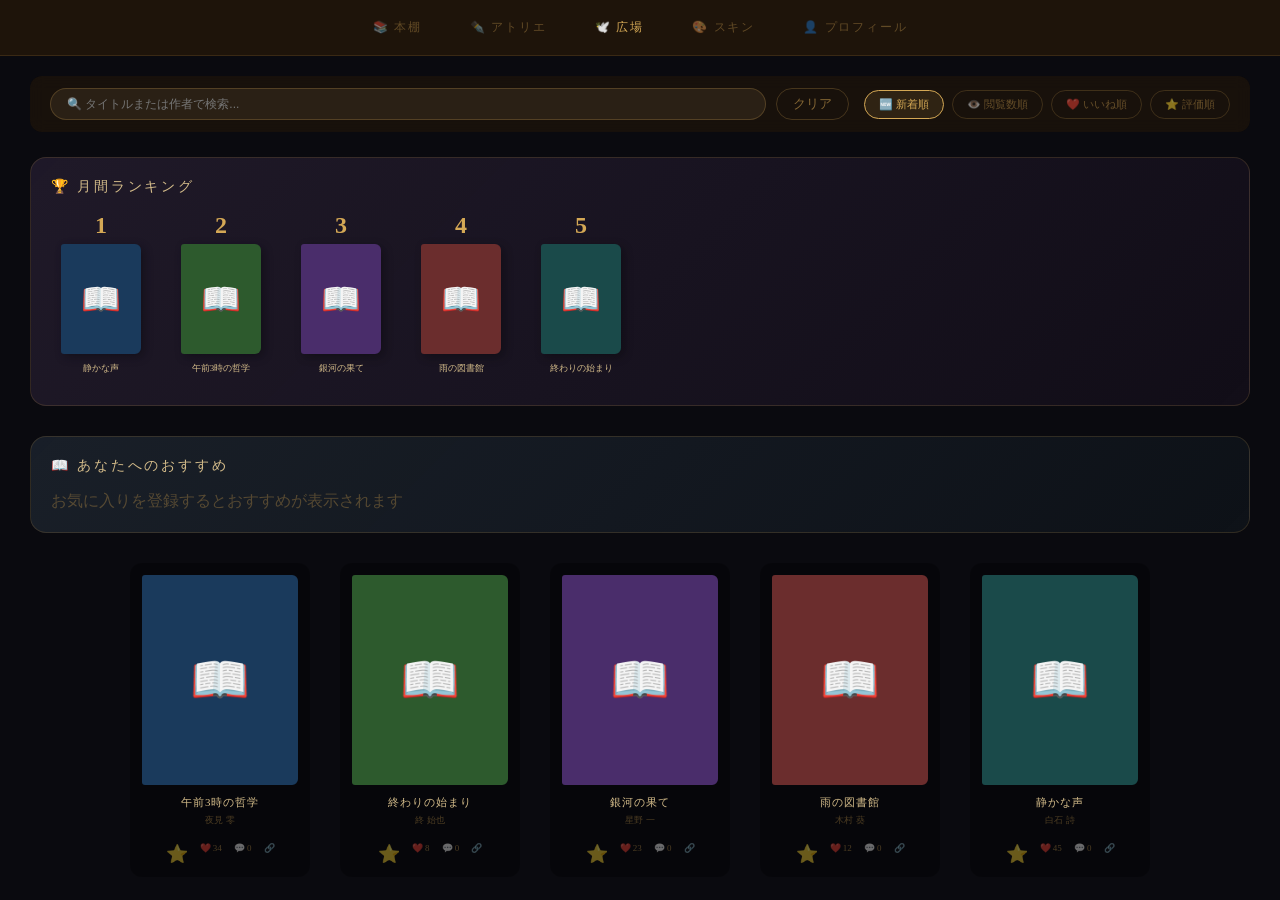
<file: plaza.html>
<!DOCTYPE html>
<html lang="ja">
<head>
  <meta charset="UTF-8">
  <meta name="viewport" content="width=device-width, initial-scale=1.0">
  <title>世界を知る — 広場</title>
  <style>
    * { box-sizing: border-box; margin: 0; padding: 0; }
    body { font-family: 'Noto Serif JP', 'Georgia', serif; background: #0a0a0f; color: #d4bc8a; min-height: 100vh; }
    
    .top-nav {
      position: fixed;
      top: 0;
      left: 0;
      right: 0;
      height: 56px;
      background: #1e140a;
      border-bottom: 1px solid rgba(180,140,70,0.18);
      display: flex;
      align-items: center;
      justify-content: center;
      gap: 48px;
      z-index: 100;
    }
    .nav-link {
      color: rgba(180,140,70,0.45);
      text-decoration: none;
      font-size: 12px;
      letter-spacing: 0.15em;
      transition: color 0.2s;
    }
    .nav-link:hover, .nav-link.active { color: #d4a855; }
    
    .plaza-bg {
      position: fixed;
      top: 56px;
      left: 0;
      right: 0;
      bottom: 0;
      transition: background 0.3s;
    }
    
    .plaza-container {
      position: relative;
      width: 100%;
      height: 100%;
      overflow-y: auto;
      padding: 20px 30px;
    }
    
    /* 星空 */
    .stars {
      position: fixed;
      top: 56px;
      left: 0;
      width: 100%;
      height: 100%;
      pointer-events: none;
      overflow: hidden;
      z-index: 0;
    }
    .star {
      position: absolute;
      background: white;
      border-radius: 50%;
      opacity: 0;
      animation: twinkle 3s infinite;
    }
    @keyframes twinkle { 0%,100% { opacity: 0; } 50% { opacity: 0.8; } }
    
    /* 上部コントロール */
    .control-bar {
      display: flex;
      flex-wrap: wrap;
      justify-content: space-between;
      align-items: center;
      gap: 15px;
      margin-bottom: 25px;
      padding: 12px 20px;
      background: rgba(30,21,10,0.7);
      border-radius: 12px;
      backdrop-filter: blur(8px);
      position: relative;
      z-index: 2;
    }
    .search-box { display: flex; gap: 10px; flex: 1; min-width: 200px; }
    .search-box input {
      flex: 1;
      background: #2a2015;
      border: 1px solid rgba(180,140,70,0.3);
      border-radius: 30px;
      padding: 8px 16px;
      color: #d4bc8a;
      font-size: 12px;
      outline: none;
    }
    .search-box button {
      background: transparent;
      border: 1px solid rgba(180,140,70,0.3);
      border-radius: 30px;
      padding: 6px 16px;
      color: rgba(180,140,70,0.7);
      cursor: pointer;
    }
    .filter-group { display: flex; gap: 8px; flex-wrap: wrap; }
    .filter-btn, .sort-btn {
      background: transparent;
      border: 1px solid rgba(180,140,70,0.25);
      border-radius: 20px;
      padding: 6px 14px;
      font-size: 11px;
      color: rgba(180,140,70,0.5);
      cursor: pointer;
    }
    .filter-btn:hover, .sort-btn:hover { border-color: rgba(180,140,70,0.6); color: #d4a855; }
    .filter-btn.active, .sort-btn.active { background: rgba(180,140,70,0.15); border-color: #d4a855; color: #d4a855; }
    
    /* ランキングセクション */
    .ranking-section {
      background: linear-gradient(135deg, rgba(80,60,100,0.3), rgba(50,30,60,0.2));
      border-radius: 16px;
      padding: 20px;
      margin-bottom: 30px;
      border: 1px solid rgba(180,140,70,0.2);
      position: relative;
      z-index: 2;
    }
    .ranking-title {
      font-size: 14px;
      letter-spacing: 0.2em;
      margin-bottom: 16px;
      display: flex;
      align-items: center;
      gap: 8px;
    }
    .ranking-list { display: flex; gap: 20px; overflow-x: auto; padding-bottom: 10px; }
    .ranking-item {
      min-width: 100px;
      text-align: center;
      cursor: pointer;
      transition: transform 0.2s;
    }
    .ranking-item:hover { transform: translateY(-5px); }
    .ranking-number {
      font-size: 24px;
      font-weight: bold;
      color: #d4a855;
      margin-bottom: 5px;
    }
    .ranking-cover {
      width: 80px;
      height: 110px;
      background: #2a1f0e;
      border-radius: 3px 6px 6px 3px;
      margin: 0 auto 8px;
      display: flex;
      align-items: center;
      justify-content: center;
      font-size: 32px;
      box-shadow: 3px 3px 10px rgba(0,0,0,0.3);
    }
    .ranking-title-text { font-size: 9px; }
    
    /* レコメンドセクション */
    .recommend-section {
      background: linear-gradient(135deg, rgba(60,80,100,0.3), rgba(30,50,60,0.2));
      border-radius: 16px;
      padding: 20px;
      margin-bottom: 30px;
      border: 1px solid rgba(180,140,70,0.2);
    }
    .recommend-books { display: flex; gap: 20px; overflow-x: auto; }
    .recommend-card {
      min-width: 120px;
      text-align: center;
      cursor: pointer;
      transition: transform 0.2s;
    }
    .recommend-card:hover { transform: translateY(-5px); }
    .recommend-cover {
      width: 100px;
      height: 130px;
      background: #2a1f0e;
      border-radius: 3px 6px 6px 3px;
      margin: 0 auto 8px;
      display: flex;
      align-items: center;
      justify-content: center;
      font-size: 32px;
    }
    
    /* 本のグリッド */
    .books-grid {
      display: flex;
      flex-wrap: wrap;
      justify-content: center;
      gap: 30px;
      max-width: 1300px;
      margin: 0 auto;
      position: relative;
      z-index: 2;
    }
    .book-card {
      width: 180px;
      cursor: pointer;
      transition: transform 0.3s ease;
      animation: floatIn 0.5s ease backwards;
      background: rgba(0,0,0,0.3);
      border-radius: 12px;
      padding: 12px;
    }
    .book-card:hover { transform: translateY(-8px); background: rgba(0,0,0,0.4); }
    @keyframes floatIn { from { opacity: 0; transform: translateY(30px); } to { opacity: 1; transform: translateY(0); } }
    
    .book-cover {
      width: 156px;
      height: 210px;
      background: #2a1f0e;
      border-radius: 3px 6px 6px 3px;
      overflow: hidden;
      position: relative;
      margin-bottom: 10px;
    }
    .book-cover img { width: 100%; height: 100%; object-fit: cover; }
    .book-cover .no-cover {
      display: flex;
      align-items: center;
      justify-content: center;
      height: 100%;
      background: linear-gradient(145deg, #3a2a1a, #1a1208);
      font-size: 48px;
    }
    
    .book-title {
      font-size: 11px;
      font-weight: 400;
      letter-spacing: 0.08em;
      color: #d4bc8a;
      white-space: nowrap;
      overflow: hidden;
      text-overflow: ellipsis;
      text-align: center;
    }
    .book-author {
      font-size: 9px;
      color: rgba(180,140,70,0.4);
      text-align: center;
      margin-top: 4px;
    }
    
    /* レーティング（星） */
    .rating {
      display: flex;
      justify-content: center;
      gap: 3px;
      margin: 8px 0;
    }
    .star {
      font-size: 14px;
      cursor: pointer;
      color: rgba(180,140,70,0.3);
      transition: color 0.2s;
    }
    .star:hover, .star.active { color: #ffc107; }
    .star.filled { color: #ffc107; }
    
    /* お気に入りボタン */
    .favorite-btn {
      background: transparent;
      border: none;
      font-size: 18px;
      cursor: pointer;
      color: rgba(180,140,70,0.4);
      transition: all 0.2s;
    }
    .favorite-btn:hover { transform: scale(1.1); }
    .favorite-btn.active { color: #ffc107; }
    
    .book-stats {
      display: flex;
      justify-content: center;
      gap: 12px;
      font-size: 9px;
      color: rgba(180,140,70,0.4);
      margin-top: 6px;
    }
    .like-btn { cursor: pointer; transition: all 0.2s; }
    .like-btn:hover { color: #ff6b6b; }
    .liked { color: #ff6b6b; }
    
    /* モーダル */
    .modal {
      position: fixed;
      top: 0;
      left: 0;
      right: 0;
      bottom: 0;
      background: rgba(0,0,0,0.8);
      z-index: 300;
      display: flex;
      align-items: center;
      justify-content: center;
      opacity: 0;
      pointer-events: none;
      transition: opacity 0.3s;
    }
    .modal.open { opacity: 1; pointer-events: all; }
    .modal-content {
      background: #231a0c;
      border-radius: 16px;
      padding: 24px;
      max-width: 500px;
      width: 90%;
      max-height: 80vh;
      overflow-y: auto;
    }
    .modal-content h3 { margin-bottom: 15px; color: #d4a855; }
    .review-textarea {
      width: 100%;
      background: #2a2015;
      border: 1px solid rgba(180,140,70,0.3);
      border-radius: 8px;
      padding: 10px;
      color: #d4bc8a;
      font-size: 12px;
      margin: 10px 0;
      resize: vertical;
    }
    .comment-item {
      border-bottom: 1px solid rgba(180,140,70,0.2);
      padding: 10px 0;
    }
    .comment-header {
      display: flex;
      justify-content: space-between;
      font-size: 11px;
      margin-bottom: 5px;
    }
    .review-item {
      border-bottom: 1px solid rgba(180,140,70,0.2);
      padding: 12px 0;
    }
    .review-header {
      display: flex;
      justify-content: space-between;
      margin-bottom: 5px;
      font-size: 11px;
    }
    .review-stars { color: #ffc107; font-size: 11px; }
    .share-url {
      background: #2a2015;
      padding: 10px;
      border-radius: 8px;
      font-size: 11px;
      word-break: break-all;
      margin: 10px 0;
    }
    .modal-close {
      background: rgba(180,140,70,0.2);
      border: 1px solid #d4a855;
      border-radius: 30px;
      padding: 8px 20px;
      color: #d4a855;
      cursor: pointer;
      margin-top: 15px;
    }
    
    .empty-message { text-align: center; padding: 80px; color: rgba(180,140,70,0.3); }
    
    /* ビューワー */
    .book-viewer {
      position: fixed;
      inset: 0;
      background: rgba(10, 8, 5, 0.98);
      z-index: 200;
      display: flex;
      flex-direction: column;
      align-items: center;
      justify-content: center;
      opacity: 0;
      pointer-events: none;
      transition: opacity 0.4s ease;
    }
    .book-viewer.open { opacity: 1; pointer-events: all; }
    .viewer-close {
      position: absolute;
      top: 24px;
      right: 32px;
      background: transparent;
      border: 1px solid rgba(180,140,70,0.3);
      color: rgba(180,140,70,0.6);
      width: 44px;
      height: 44px;
      border-radius: 50%;
      font-size: 20px;
      cursor: pointer;
    }
    .book-3d { display: flex; perspective: 1200px; }
    .book-page {
      width: 340px;
      height: 460px;
      background: #faf8f0;
      padding: 32px 28px;
      overflow-y: auto;
      font-size: 13px;
      line-height: 1.9;
      color: #2a1f0e;
      box-shadow: 0 0 30px rgba(0,0,0,0.5);
    }
    .page-left { border-radius: 4px 0 0 4px; border-right: 1px solid #e0d8c8; }
    .page-right { border-radius: 0 4px 4px 0; }
    .viewer-controls { display: flex; gap: 24px; margin-top: 28px; }
    .viewer-nav {
      background: transparent;
      border: 1px solid rgba(180,140,70,0.3);
      color: rgba(180,140,70,0.7);
      width: 48px;
      height: 48px;
      border-radius: 50%;
      font-size: 24px;
      cursor: pointer;
    }
  </style>
</head>
<body>
  <nav class="top-nav">
    <a href="shelf.html" class="nav-link">📚 本棚</a>
    <a href="atelier.html" class="nav-link">✒️ アトリエ</a>
    <a href="plaza.html" class="nav-link active">🕊️ 広場</a>
    <a href="skins.html" class="nav-link">🎨 スキン</a>
    <a href="profile.html" class="nav-link">👤 プロフィール</a>
  </nav>

  <div class="plaza-bg" id="plazaBg">
    <div class="stars" id="stars"></div>
    <div class="plaza-container">
      <div class="control-bar">
        <div class="search-box">
          <input type="text" id="searchInput" placeholder="🔍 タイトルまたは作者で検索...">
          <button id="clearSearchBtn">クリア</button>
        </div>
        <div class="filter-group">
          <button class="sort-btn active" data-sort="new">🆕 新着順</button>
          <button class="sort-btn" data-sort="views">👁️ 閲覧数順</button>
          <button class="sort-btn" data-sort="likes">❤️ いいね順</button>
          <button class="sort-btn" data-sort="rating">⭐ 評価順</button>
        </div>
      </div>

      <!-- 月間ランキング -->
      <div class="ranking-section" id="rankingSection">
        <div class="ranking-title">🏆 月間ランキング</div>
        <div class="ranking-list" id="rankingList"></div>
      </div>

      <!-- レコメンド -->
      <div class="recommend-section" id="recommendSection">
        <div class="ranking-title">📖 あなたへのおすすめ</div>
        <div class="recommend-books" id="recommendBooks"></div>
      </div>

      <div class="books-grid" id="booksGrid"></div>
    </div>
  </div>

  <!-- ビューワー -->
  <div class="book-viewer" id="bookViewer">
    <button class="viewer-close" id="viewerClose">✕</button>
    <div class="book-3d" id="book3d">
      <div class="book-page page-left" id="pageLeft"></div>
      <div class="book-page page-right" id="pageRight"></div>
      <div class="book-spine-3d"></div>
    </div>
    <div class="viewer-controls">
      <button class="viewer-nav" id="prevPage">‹</button>
      <span class="page-num" id="pageNum">1 / 1</span>
      <button class="viewer-nav" id="nextPage">›</button>
    </div>
  </div>

  <!-- レビューモーダル -->
  <div class="modal" id="reviewModal">
    <div class="modal-content">
      <h3>📝 レビューを書く</h3>
      <div class="rating" id="modalRating">
        <span class="star" data-star="1">☆</span><span class="star" data-star="2">☆</span><span class="star" data-star="3">☆</span><span class="star" data-star="4">☆</span><span class="star" data-star="5">☆</span>
      </div>
      <textarea class="review-textarea" id="reviewText" rows="4" placeholder="感想を書いてください..."></textarea>
      <button class="modal-close" id="submitReviewBtn">投稿する</button>
      <button class="modal-close" id="closeReviewModal">キャンセル</button>
    </div>
  </div>

  <!-- コメントモーダル -->
  <div class="modal" id="commentModal">
    <div class="modal-content">
      <h3>💬 コメント</h3>
      <div id="commentsList"></div>
      <textarea class="review-textarea" id="commentText" rows="2" placeholder="コメントを書く..."></textarea>
      <button class="modal-close" id="submitCommentBtn">投稿</button>
      <button class="modal-close" id="closeCommentModal">閉じる</button>
    </div>
  </div>

  <!-- シェアモーダル -->
  <div class="modal" id="shareModal">
    <div class="modal-content">
      <h3>🔗 この本をシェア</h3>
      <div class="share-url" id="shareUrl"></div>
      <button class="modal-close" id="copyShareBtn">📋 URLをコピー</button>
      <button class="modal-close" id="closeShareModal">閉じる</button>
    </div>
  </div>

  <script>
    // 星空生成
    function generateStars() {
      const starsContainer = document.getElementById('stars');
      if (!starsContainer) return;
      starsContainer.innerHTML = '';
      for (let i = 0; i < 200; i++) {
        const star = document.createElement('div');
        star.className = 'star';
        star.style.left = Math.random() * 100 + '%';
        star.style.top = Math.random() * 100 + '%';
        star.style.width = Math.random() * 2 + 1 + 'px';
        star.style.height = star.style.width;
        star.style.animationDelay = Math.random() * 5 + 's';
        star.style.animationDuration = Math.random() * 3 + 2 + 's';
        starsContainer.appendChild(star);
      }
    }
    generateStars();
    
    // スキン適用
    const savedSkinCss = localStorage.getItem('plazaSkinCss');
    if (savedSkinCss) document.getElementById('plazaBg').style.cssText = savedSkinCss;
    
    let allBooks = [];
    let currentSort = 'new';
    let currentSearch = '';
    let currentUser = sessionStorage.getItem('userName') || '名無し';
    let currentBookForModal = null;
    
    // データストレージ
    const LIKES_KEY = 'plazaLikes';
    const REVIEWS_KEY = 'plazaReviews';
    const COMMENTS_KEY = 'plazaComments';
    const FAVORITES_KEY = 'plazaFavorites';
    const RATINGS_KEY = 'plazaRatings';
    
    function loadLikes() { const saved = localStorage.getItem(LIKES_KEY); return saved ? JSON.parse(saved) : {}; }
    function saveLikes(likes) { localStorage.setItem(LIKES_KEY, JSON.stringify(likes)); }
    function loadReviews() { const saved = localStorage.getItem(REVIEWS_KEY); return saved ? JSON.parse(saved) : {}; }
    function saveReviews(reviews) { localStorage.setItem(REVIEWS_KEY, JSON.stringify(reviews)); }
    function loadComments() { const saved = localStorage.getItem(COMMENTS_KEY); return saved ? JSON.parse(saved) : {}; }
    function saveComments(comments) { localStorage.setItem(COMMENTS_KEY, JSON.stringify(comments)); }
    function loadFavorites() { const saved = localStorage.getItem(FAVORITES_KEY); return saved ? JSON.parse(saved) : []; }
    function saveFavorites(favorites) { localStorage.setItem(FAVORITES_KEY, JSON.stringify(favorites)); }
    function loadRatings() { const saved = localStorage.getItem(RATINGS_KEY); return saved ? JSON.parse(saved) : {}; }
    function saveRatings(ratings) { localStorage.setItem(RATINGS_KEY, JSON.stringify(ratings)); }
    
    // デモ本
    const demoBooks = [
      { id: 'demo1', title: '銀河の果て', author: '星野 一', cover: null, views: 156, likes: 23, pages: ['第一章\n\n宇宙の果てで見つけた光。'], createdAt: Date.now() - 86400000 * 3, isDemo: true, tags: ['SF', '宇宙'] },
      { id: 'demo2', title: '雨の図書館', author: '木村 葵', cover: null, views: 89, likes: 12, pages: ['プロローグ\n\n古い図書館の物語。'], createdAt: Date.now() - 86400000 * 5, isDemo: true, tags: ['ファンタジー'] },
      { id: 'demo3', title: '静かな声', author: '白石 詩', cover: null, views: 234, likes: 45, pages: ['言葉にならない感情を。'], createdAt: Date.now() - 86400000 * 7, isDemo: true, tags: ['詩', '哲学'] },
      { id: 'demo4', title: '終わりの始まり', author: '終 始也', cover: null, views: 67, likes: 8, pages: ['世界の最後の日に。'], createdAt: Date.now() - 86400000 * 2, isDemo: true, tags: ['哲学'] },
      { id: 'demo5', title: '午前3時の哲学', author: '夜見 零', cover: null, views: 120, likes: 34, pages: ['眠れない夜に。'], createdAt: Date.now(), isDemo: true, tags: ['哲学'] },
    ];
    
    const sampleColors = ['#1a3a5c', '#2d5a2d', '#4a2d6b', '#6b2d2d', '#1a4a4a'];
    
    function loadBooks() {
      const myBooks = JSON.parse(localStorage.getItem('myBooks') || '[]');
      const formattedMyBooks = myBooks.map(book => ({ ...book, isDemo: false, tags: book.tags || [] }));
      allBooks = [...formattedMyBooks, ...demoBooks];
      sortAndRender();
    }
    
    function sortAndRender() {
      let filtered = [...allBooks];
      if (currentSearch) {
        filtered = filtered.filter(b => b.title.toLowerCase().includes(currentSearch.toLowerCase()) || b.author.toLowerCase().includes(currentSearch.toLowerCase()));
      }
      if (currentSort === 'new') filtered.sort((a, b) => b.createdAt - a.createdAt);
      else if (currentSort === 'views') filtered.sort((a, b) => (b.views || 0) - (a.views || 0));
      else if (currentSort === 'likes') filtered.sort((a, b) => (b.likes || 0) - (a.likes || 0));
      else if (currentSort === 'rating') {
        const ratings = loadRatings();
        filtered.sort((a, b) => ((ratings[b.id] || 0) - (ratings[a.id] || 0)));
      }
      renderRanking();
      renderRecommendations();
      renderBooksGrid(filtered);
    }
    
    // 月間ランキング
    function renderRanking() {
      const container = document.getElementById('rankingList');
      if (!container) return;
      const now = Date.now();
      const monthAgo = now - 30 * 24 * 60 * 60 * 1000;
      const recentBooks = allBooks.filter(b => b.createdAt > monthAgo);
      const ranked = [...recentBooks].sort((a, b) => (b.likes || 0) - (a.likes || 0)).slice(0, 10);
      if (ranked.length === 0) { container.innerHTML = '<div>まだデータがありません</div>'; return; }
      container.innerHTML = ranked.map((book, idx) => `
        <div class="ranking-item" onclick="openBookFromId('${book.id}')">
          <div class="ranking-number">${idx + 1}</div>
          <div class="ranking-cover" style="background: ${sampleColors[idx % sampleColors.length]}">📖</div>
          <div class="ranking-title-text">${book.title.length > 8 ? book.title.slice(0, 8) + '…' : book.title}</div>
        </div>
      `).join('');
    }
    
    // レコメンド（タグベース）
    function renderRecommendations() {
      const container = document.getElementById('recommendBooks');
      if (!container) return;
      const userFavorites = loadFavorites();
      if (userFavorites.length === 0) { container.innerHTML = '<div style="color:rgba(180,140,70,0.4);">お気に入りを登録するとおすすめが表示されます</div>'; return; }
      const favBooks = allBooks.filter(b => userFavorites.includes(b.id));
      const favTags = [...new Set(favBooks.flatMap(b => b.tags || []))];
      const recommended = allBooks.filter(b => !userFavorites.includes(b.id) && b.tags?.some(t => favTags.includes(t))).slice(0, 6);
      if (recommended.length === 0) { container.innerHTML = '<div style="color:rgba(180,140,70,0.4);">おすすめはありません</div>'; return; }
      container.innerHTML = recommended.map(book => `
        <div class="recommend-card" onclick="openBookFromId('${book.id}')">
          <div class="recommend-cover" style="background: ${sampleColors[Math.abs(book.id.toString().length) % sampleColors.length]}">📖</div>
          <div class="recommend-title-text">${book.title.length > 10 ? book.title.slice(0, 10) + '…' : book.title}</div>
        </div>
      `).join('');
    }
    
    function renderBooksGrid(filteredBooks) {
      const grid = document.getElementById('booksGrid');
      if (!grid) return;
      if (filteredBooks.length === 0) { grid.innerHTML = '<div class="empty-message">📖 本が見つかりませんでした</div>'; return; }
      
      const likes = loadLikes();
      const favorites = loadFavorites();
      const ratings = loadRatings();
      const reviews = loadReviews();
      
      grid.innerHTML = filteredBooks.map((book, idx) => {
        const isLiked = likes[`${book.id}_${currentUser}`];
        const isFavorited = favorites.includes(book.id);
        const rating = ratings[book.id] || 0;
        const reviewCount = reviews[book.id]?.length || 0;
        
        return `
          <div class="book-card" data-id="${book.id}">
            <div class="book-cover">
              <div class="no-cover" style="background: ${sampleColors[idx % sampleColors.length]}">📖</div>
            </div>
            <div class="book-title">${book.title.length > 14 ? book.title.slice(0, 14) + '…' : book.title}</div>
            <div class="book-author">${book.author}</div>
            <div class="rating" data-id="${book.id}">
              ${[1,2,3,4,5].map(star => `<span class="star ${star <= rating ? 'filled' : ''}" data-star="${star}">★</span>`).join('')}
            </div>
            <div class="book-stats">
              <button class="favorite-btn ${isFavorited ? 'active' : ''}" data-id="${book.id}">⭐</button>
              <span class="like-btn ${isLiked ? 'liked' : ''}" data-id="${book.id}">❤️ ${book.likes || 0}</span>
              <span class="review-btn" data-id="${book.id}">💬 ${reviewCount}</span>
              <span class="share-btn" data-id="${book.id}">🔗</span>
            </div>
          </div>
        `;
      }).join('');
      
      // イベント登録
      document.querySelectorAll('.star').forEach(star => {
        star.addEventListener('click', (e) => {
          e.stopPropagation();
          const bookId = star.closest('.rating').dataset.id;
          const ratingVal = parseInt(star.dataset.star);
          const ratings = loadRatings();
          ratings[bookId] = ratingVal;
          saveRatings(ratings);
          sortAndRender();
        });
      });
      
      document.querySelectorAll('.favorite-btn').forEach(btn => {
        btn.addEventListener('click', (e) => {
          e.stopPropagation();
          const bookId = btn.dataset.id;
          const favorites = loadFavorites();
          const index = favorites.indexOf(bookId);
          if (index === -1) favorites.push(bookId);
          else favorites.splice(index, 1);
          saveFavorites(favorites);
          sortAndRender();
        });
      });
      
      document.querySelectorAll('.like-btn').forEach(btn => {
        btn.addEventListener('click', (e) => {
          e.stopPropagation();
          const bookId = btn.dataset.id;
          const likes = loadLikes();
          const key = `${bookId}_${currentUser}`;
          const book = allBooks.find(b => b.id == bookId);
          if (likes[key]) {
            delete likes[key];
            if (book) book.likes = Math.max(0, (book.likes || 0) - 1);
          } else {
            likes[key] = true;
            if (book) book.likes = (book.likes || 0) + 1;
          }
          saveLikes(likes);
          if (book && !book.isDemo) {
            const myBooks = JSON.parse(localStorage.getItem('myBooks') || '[]');
            const idx = myBooks.findIndex(b => b.id == bookId);
            if (idx !== -1) myBooks[idx].likes = book.likes;
            localStorage.setItem('myBooks', JSON.stringify(myBooks));
          }
          sortAndRender();
        });
      });
      
      document.querySelectorAll('.review-btn').forEach(btn => {
        btn.addEventListener('click', (e) => {
          e.stopPropagation();
          const bookId = btn.dataset.id;
          currentBookForModal = allBooks.find(b => b.id == bookId);
          openReviewModal();
        });
      });
      
      document.querySelectorAll('.share-btn').forEach(btn => {
        btn.addEventListener('click', (e) => {
          e.stopPropagation();
          const bookId = btn.dataset.id;
          currentBookForModal = allBooks.find(b => b.id == bookId);
          openShareModal();
        });
      });
      
      document.querySelectorAll('.book-card').forEach(card => {
        card.addEventListener('click', () => {
          const bookId = card.dataset.id;
          const book = allBooks.find(b => b.id == bookId);
          if (book) openBook(book);
        });
      });
    }
    
    // レビューモーダル
    let selectedRating = 0;
    function openReviewModal() {
      selectedRating = 0;
      document.getElementById('modalRating').innerHTML = [1,2,3,4,5].map(s => `<span class="star" data-star="${s}">☆</span>`).join('');
      document.querySelectorAll('#modalRating .star').forEach(star => {
        star.addEventListener('click', (e) => {
          selectedRating = parseInt(e.target.dataset.star);
          document.querySelectorAll('#modalRating .star').forEach((s, i) => {
            s.textContent = i < selectedRating ? '★' : '☆';
          });
        });
      });
      document.getElementById('reviewText').value = '';
      document.getElementById('reviewModal').classList.add('open');
    }
    
    document.getElementById('submitReviewBtn')?.addEventListener('click', () => {
      const comment = document.getElementById('reviewText').value.trim();
      if (!comment) { alert('レビュー内容を入力してください'); return; }
      if (selectedRating === 0) { alert('評価を選んでください'); return; }
      const reviews = loadReviews();
      if (!reviews[currentBookForModal.id]) reviews[currentBookForModal.id] = [];
      reviews[currentBookForModal.id].push({
        id: Date.now(),
        userName: currentUser,
        rating: selectedRating,
        comment: comment,
        createdAt: Date.now()
      });
      saveReviews(reviews);
      document.getElementById('reviewModal').classList.remove('open');
      sortAndRender();
    });
    
    document.getElementById('closeReviewModal')?.addEventListener('click', () => {
      document.getElementById('reviewModal').classList.remove('open');
    });
    
    // コメント機能
    function openCommentModal(bookId) {
      currentBookForModal = allBooks.find(b => b.id == bookId);
      const comments = loadComments();
      const bookComments = comments[bookId] || [];
      const container = document.getElementById('commentsList');
      container.innerHTML = bookComments.map(c => `
        <div class="comment-item">
          <div class="comment-header"><span>${c.userName}</span><span>${new Date(c.createdAt).toLocaleDateString()}</span></div>
          <div>${c.comment}</div>
        </div>
      `).join('');
      document.getElementById('commentText').value = '';
      document.getElementById('commentModal').classList.add('open');
    }
    
    document.getElementById('submitCommentBtn')?.addEventListener('click', () => {
      const comment = document.getElementById('commentText').value.trim();
      if (!comment) { alert('コメントを入力してください'); return; }
      const comments = loadComments();
      if (!comments[currentBookForModal.id]) comments[currentBookForModal.id] = [];
      comments[currentBookForModal.id].push({
        id: Date.now(),
        userName: currentUser,
        comment: comment,
        createdAt: Date.now()
      });
      saveComments(comments);
      document.getElementById('commentModal').classList.remove('open');
      sortAndRender();
    });
    
    document.getElementById('closeCommentModal')?.addEventListener('click', () => {
      document.getElementById('commentModal').classList.remove('open');
    });
    
    // シェア機能
    function openShareModal() {
      const url = `${window.location.origin}${window.location.pathname}?book=${currentBookForModal.id}`;
      document.getElementById('shareUrl').textContent = url;
      document.getElementById('shareModal').classList.add('open');
    }
    
    document.getElementById('copyShareBtn')?.addEventListener('click', () => {
      const url = document.getElementById('shareUrl').textContent;
      navigator.clipboard.writeText(url);
      alert('URLをコピーしました！');
    });
    
    document.getElementById('closeShareModal')?.addEventListener('click', () => {
      document.getElementById('shareModal').classList.remove('open');
    });
    
    // ビューワー
    const bookViewer = document.getElementById('bookViewer');
    const viewerClose = document.getElementById('viewerClose');
    const pageLeft = document.getElementById('pageLeft');
    const pageRight = document.getElementById('pageRight');
    const prevBtn = document.getElementById('prevPage');
    const nextBtn = document.getElementById('nextPage');
    const pageNumEl = document.getElementById('pageNum');
    
    let currentBook = null;
    let currentPage = 0;
    
    function formatText(text) { return text ? text.replace(/\n/g, '<br>') : ''; }
    
    function renderPages() {
      if (!currentBook) return;
      const pages = currentBook.pages || ['本文がありません'];
      const leftIdx = currentPage * 2;
      const rightIdx = currentPage * 2 + 1;
      pageLeft.innerHTML = leftIdx < pages.length ? `<div>${formatText(pages[leftIdx])}</div><div style="position:absolute;bottom:20px;left:28px;">${leftIdx + 1}</div>` : '<div>— 空白 —</div>';
      pageRight.innerHTML = rightIdx < pages.length ? `<div>${formatText(pages[rightIdx])}</div><div style="position:absolute;bottom:20px;right:28px;">${rightIdx + 1}</div>` : rightIdx === pages.length ? '<div>— 終わり —</div>' : '';
      const spreadCount = Math.ceil(pages.length / 2);
      pageNumEl.textContent = `${currentPage + 1} / ${spreadCount}`;
    }
    
    function nextPage() { const spreadCount = Math.ceil((currentBook?.pages?.length || 0) / 2); if (currentPage < spreadCount - 1) { currentPage++; renderPages(); } }
    function prevPage() { if (currentPage > 0) { currentPage--; renderPages(); } }
    
    function openBook(book) {
      currentBook = book;
      currentPage = 0;
      renderPages();
      bookViewer.classList.add('open');
      if (!book.isDemo) {
        book.views = (book.views || 0) + 1;
        const myBooks = JSON.parse(localStorage.getItem('myBooks') || '[]');
        const idx = myBooks.findIndex(b => b.id == book.id);
        if (idx !== -1) myBooks[idx].views = book.views;
        localStorage.setItem('myBooks', JSON.stringify(myBooks));
      }
    }
    
    function openBookFromId(id) {
      const book = allBooks.find(b => b.id == id);
      if (book) openBook(book);
    }
    
    function closeViewer() { bookViewer.classList.remove('open'); }
    
    viewerClose.addEventListener('click', closeViewer);
    prevBtn.addEventListener('click', prevPage);
    nextBtn.addEventListener('click', nextPage);
    bookViewer.addEventListener('click', (e) => { if (e.target === bookViewer) closeViewer(); });
    document.addEventListener('keydown', (e) => {
      if (!bookViewer.classList.contains('open')) return;
      if (e.key === 'ArrowRight') nextPage();
      if (e.key === 'ArrowLeft') prevPage();
      if (e.key === 'Escape') closeViewer();
    });
    
    document.getElementById('clearSearchBtn')?.addEventListener('click', () => {
      document.getElementById('searchInput').value = '';
      currentSearch = '';
      sortAndRender();
    });
    document.getElementById('searchInput')?.addEventListener('input', (e) => {
      currentSearch = e.target.value;
      sortAndRender();
    });
    document.querySelectorAll('.sort-btn').forEach(btn => {
      btn.addEventListener('click', () => {
        document.querySelectorAll('.sort-btn').forEach(b => b.classList.remove('active'));
        btn.classList.add('active');
        currentSort = btn.dataset.sort;
        sortAndRender();
      });
    });
    
    window.openBookFromId = openBookFromId;
    window.openCommentModal = openCommentModal;
    
    loadBooks();
  </script>
</body>
</html>
</file>
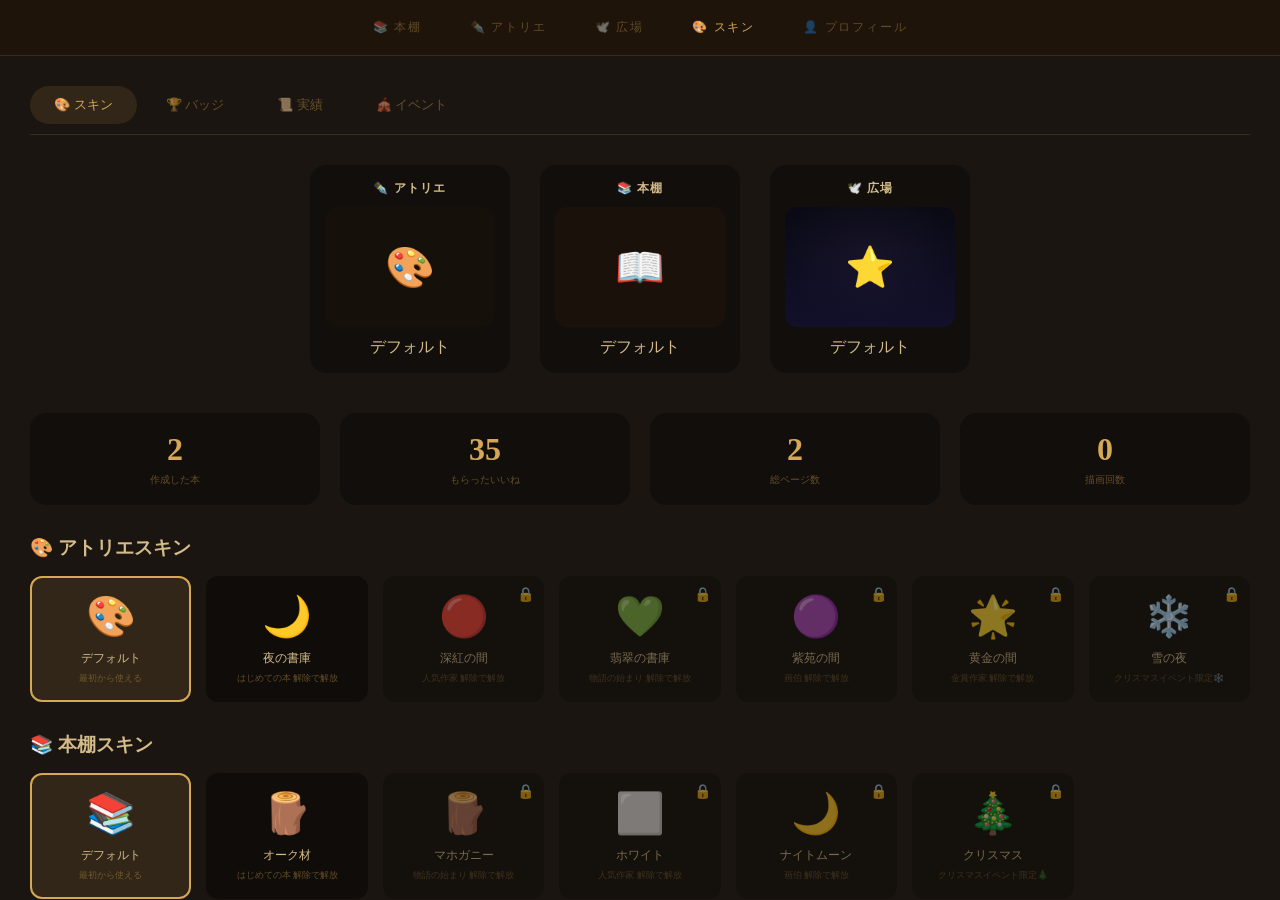
<file: skins.html>
<!DOCTYPE html>
<html lang="ja">
<head>
  <meta charset="UTF-8">
  <meta name="viewport" content="width=device-width, initial-scale=1.0">
  <title>世界を知る — スキン管理・実績・バッジ</title>
  <style>
    * { box-sizing: border-box; margin: 0; padding: 0; }
    body { font-family: 'Noto Serif JP', serif; background: #1a1510; color: #d4bc8a; min-height: 100vh; }
    
    .top-nav {
      position: fixed;
      top: 0;
      left: 0;
      right: 0;
      height: 56px;
      background: #1e140a;
      border-bottom: 1px solid rgba(180,140,70,0.18);
      display: flex;
      align-items: center;
      justify-content: center;
      gap: 48px;
      z-index: 100;
    }
    .nav-link {
      color: rgba(180,140,70,0.45);
      text-decoration: none;
      font-size: 12px;
      letter-spacing: 0.15em;
      transition: color 0.2s;
    }
    .nav-link:hover, .nav-link.active { color: #d4a855; }
    
    .skins-container {
      position: fixed;
      top: 56px;
      left: 0;
      right: 0;
      bottom: 0;
      overflow-y: auto;
      padding: 30px;
    }
    
    /* タブ */
    .tabs {
      display: flex;
      gap: 5px;
      margin-bottom: 30px;
      flex-wrap: wrap;
      border-bottom: 1px solid rgba(180,140,70,0.2);
      padding-bottom: 10px;
    }
    .tab-btn {
      background: transparent;
      border: none;
      padding: 10px 24px;
      color: rgba(180,140,70,0.5);
      cursor: pointer;
      font-size: 13px;
      transition: all 0.2s;
      border-radius: 30px;
    }
    .tab-btn:hover { color: #d4a855; background: rgba(180,140,70,0.1); }
    .tab-btn.active { color: #d4a855; background: rgba(180,140,70,0.15); }
    
    .tab-content { display: none; }
    .tab-content.active { display: block; }
    
    /* プレビューエリア */
    .preview-area {
      display: flex;
      justify-content: center;
      gap: 30px;
      margin-bottom: 40px;
      flex-wrap: wrap;
    }
    .preview-card {
      width: 200px;
      background: rgba(0,0,0,0.3);
      border-radius: 16px;
      padding: 15px;
      text-align: center;
    }
    .preview-card h3 { font-size: 12px; margin-bottom: 10px; letter-spacing: 0.1em; }
    .preview-box {
      height: 120px;
      border-radius: 12px;
      margin-bottom: 10px;
      display: flex;
      align-items: center;
      justify-content: center;
      font-size: 40px;
    }
    .preview-atelier { background: #15100a; }
    .preview-shelf { background: #1a120a; }
    .preview-plaza { background: linear-gradient(180deg, #0a0a15, #12102a); }
    
    /* スキングリッド */
    .skin-grid {
      display: grid;
      grid-template-columns: repeat(auto-fill, minmax(160px, 1fr));
      gap: 15px;
    }
    .skin-card {
      background: rgba(0,0,0,0.4);
      border-radius: 12px;
      padding: 15px;
      cursor: pointer;
      transition: all 0.2s;
      border: 2px solid transparent;
      position: relative;
    }
    .skin-card:hover { transform: translateY(-3px); background: rgba(0,0,0,0.5); }
    .skin-card.selected { border-color: #d4a855; background: rgba(180,140,70,0.15); }
    .skin-card.locked { opacity: 0.5; cursor: not-allowed; }
    .skin-card.locked:hover { transform: none; }
    .skin-icon { font-size: 40px; text-align: center; margin-bottom: 10px; }
    .skin-name { font-size: 12px; text-align: center; margin-bottom: 5px; }
    .skin-desc { font-size: 9px; text-align: center; color: rgba(180,140,70,0.5); }
    .lock-icon { position: absolute; top: 8px; right: 8px; font-size: 14px; }
    
    /* バッジグリッド */
    .badge-grid {
      display: grid;
      grid-template-columns: repeat(auto-fill, minmax(120px, 1fr));
      gap: 15px;
    }
    .badge-card {
      background: rgba(0,0,0,0.3);
      border-radius: 12px;
      padding: 15px;
      text-align: center;
      transition: transform 0.2s;
    }
    .badge-card:hover { transform: translateY(-3px); }
    .badge-card.locked { opacity: 0.4; filter: grayscale(0.5); }
    .badge-icon { font-size: 48px; margin-bottom: 10px; }
    .badge-name { font-size: 11px; margin-bottom: 5px; }
    .badge-desc { font-size: 8px; color: rgba(180,140,70,0.5); }
    
    /* 実績グリッド */
    .achievement-grid {
      display: grid;
      grid-template-columns: repeat(auto-fill, minmax(250px, 1fr));
      gap: 12px;
    }
    .achievement-card {
      background: rgba(0,0,0,0.3);
      border-radius: 12px;
      padding: 15px;
      display: flex;
      gap: 15px;
      align-items: center;
    }
    .achievement-card.locked { opacity: 0.5; }
    .achievement-icon { font-size: 32px; width: 50px; text-align: center; }
    .achievement-info { flex: 1; }
    .achievement-name { font-size: 12px; margin-bottom: 4px; }
    .achievement-desc { font-size: 9px; color: rgba(180,140,70,0.5); }
    .achievement-reward { font-size: 9px; color: #d4a855; margin-top: 5px; }
    .progress-bar {
      background: rgba(0,0,0,0.3);
      border-radius: 10px;
      height: 6px;
      margin-top: 8px;
      overflow: hidden;
    }
    .progress-fill {
      background: #d4a855;
      height: 100%;
      border-radius: 10px;
      transition: width 0.3s;
    }
    
    /* 統計エリア */
    .stats-area {
      display: flex;
      gap: 20px;
      flex-wrap: wrap;
      margin-bottom: 30px;
    }
    .stat-card {
      background: rgba(0,0,0,0.3);
      border-radius: 16px;
      padding: 18px 25px;
      text-align: center;
      flex: 1;
      min-width: 100px;
    }
    .stat-number {
      font-size: 32px;
      font-weight: bold;
      color: #d4a855;
    }
    .stat-label { font-size: 10px; margin-top: 5px; color: rgba(180,140,70,0.5); }
    
    /* テーマイベント */
    .event-banner {
      background: linear-gradient(135deg, rgba(180,80,80,0.3), rgba(80,80,180,0.3));
      border-radius: 16px;
      padding: 20px;
      margin-bottom: 30px;
      text-align: center;
      border: 1px solid rgba(180,140,70,0.3);
    }
    .event-title { font-size: 18px; margin-bottom: 8px; }
    .event-desc { font-size: 11px; color: rgba(180,140,70,0.6); }
    .event-timer { font-size: 24px; margin-top: 10px; color: #d4a855; }
    
    .apply-btn {
      background: rgba(180,140,70,0.2);
      border: 1px solid #d4a855;
      border-radius: 40px;
      padding: 14px 40px;
      color: #d4a855;
      font-size: 13px;
      cursor: pointer;
      transition: all 0.2s;
      display: block;
      margin: 30px auto 0;
    }
    .apply-btn:hover { background: rgba(180,140,70,0.4); transform: scale(1.02); }
  </style>
</head>
<body>
  <nav class="top-nav">
    <a href="shelf.html" class="nav-link">📚 本棚</a>
    <a href="atelier.html" class="nav-link">✒️ アトリエ</a>
    <a href="plaza.html" class="nav-link">🕊️ 広場</a>
    <a href="skins.html" class="nav-link active">🎨 スキン</a>
    <a href="profile.html" class="nav-link">👤 プロフィール</a>
  </nav>

  <div class="skins-container">
    <!-- タブ -->
    <div class="tabs">
      <button class="tab-btn active" data-tab="skins">🎨 スキン</button>
      <button class="tab-btn" data-tab="badges">🏆 バッジ</button>
      <button class="tab-btn" data-tab="achievements">📜 実績</button>
      <button class="tab-btn" data-tab="events">🎪 イベント</button>
    </div>

    <!-- プレビュー（全タブ共通） -->
    <div class="preview-area">
      <div class="preview-card"><h3>✒️ アトリエ</h3><div class="preview-box preview-atelier" id="previewAtelier">🎨</div><div id="previewAtelierName">デフォルト</div></div>
      <div class="preview-card"><h3>📚 本棚</h3><div class="preview-box preview-shelf" id="previewShelf">📖</div><div id="previewShelfName">デフォルト</div></div>
      <div class="preview-card"><h3>🕊️ 広場</h3><div class="preview-box preview-plaza" id="previewPlaza">⭐</div><div id="previewPlazaName">デフォルト</div></div>
    </div>

    <!-- スキンタブ -->
    <div class="tab-content active" id="skinsTab">
      <div class="stats-area">
        <div class="stat-card"><div class="stat-number" id="totalBooks">0</div><div class="stat-label">作成した本</div></div>
        <div class="stat-card"><div class="stat-number" id="totalLikes">0</div><div class="stat-label">もらったいいね</div></div>
        <div class="stat-card"><div class="stat-number" id="totalPages">0</div><div class="stat-label">総ページ数</div></div>
        <div class="stat-card"><div class="stat-number" id="drawCount">0</div><div class="stat-label">描画回数</div></div>
      </div>
      
      <h3 style="margin: 20px 0 15px;">🎨 アトリエスキン</h3>
      <div class="skin-grid" id="atelierSkins"></div>
      
      <h3 style="margin: 30px 0 15px;">📚 本棚スキン</h3>
      <div class="skin-grid" id="shelfSkins"></div>
      
      <h3 style="margin: 30px 0 15px;">🕊️ 広場スキン</h3>
      <div class="skin-grid" id="plazaSkins"></div>
      
      <button class="apply-btn" id="applyBtn">✨ 選択したスキンを適用 ✨</button>
    </div>

    <!-- バッジタブ -->
    <div class="tab-content" id="badgesTab">
      <div class="badge-grid" id="badgesGrid"></div>
    </div>

    <!-- 実績タブ -->
    <div class="tab-content" id="achievementsTab">
      <div class="achievement-grid" id="achievementsGrid"></div>
    </div>

    <!-- イベントタブ -->
    <div class="tab-content" id="eventsTab">
      <div class="event-banner" id="eventBanner">
        <div class="event-title">🎄 クリスマスイベント 🎄</div>
        <div class="event-desc">期間限定スキン「雪の夜」をゲットしよう！</div>
        <div class="event-timer" id="eventTimer"></div>
      </div>
      <div class="skin-grid" id="eventSkins"></div>
    </div>
  </div>

  <script>
    // ===== スキンデータ =====
    const SKINS = {
      atelier: [
        { id: 1, name: 'デフォルト', icon: '🎨', css: 'background: #15100a;', requiredAch: null, desc: '最初から使える' },
        { id: 2, name: '夜の書庫', icon: '🌙', css: 'background: linear-gradient(135deg, #0a1628, #1a2a3a);', requiredAch: 'firstBook', desc: 'はじめての本 解除で解放' },
        { id: 3, name: '深紅の間', icon: '🔴', css: 'background: linear-gradient(135deg, #1a0a0a, #2a1a1a);', requiredAch: 'hundredLikes', desc: '人気作家 解除で解放' },
        { id: 4, name: '翡翠の書庫', icon: '💚', css: 'background: linear-gradient(135deg, #0a1a0a, #1a2a1a);', requiredAch: 'tenPages', desc: '物語の始まり 解除で解放' },
        { id: 5, name: '紫苑の間', icon: '🟣', css: 'background: radial-gradient(circle at 20% 30%, #2a1a3a, #0a0a1a);', requiredAch: 'masterPainter', desc: '画伯 解除で解放' },
        { id: 6, name: '黄金の間', icon: '🌟', css: 'background: linear-gradient(135deg, #2a1a0a, #3a2a1a);', requiredAch: 'goldAuthor', desc: '金賞作家 解除で解放' },
        { id: 7, name: '雪の夜', icon: '❄️', css: 'background: linear-gradient(135deg, #1a2a3a, #2a3a4a), radial-gradient(circle at 20% 30%, rgba(255,255,255,0.1), transparent);', requiredAch: 'christmas2024', desc: 'クリスマスイベント限定❄️' }
      ],
      shelf: [
        { id: 1, name: 'デフォルト', icon: '📚', css: 'background: #1a120a;', requiredAch: null, desc: '最初から使える' },
        { id: 2, name: 'オーク材', icon: '🪵', css: 'background: linear-gradient(145deg, #2a1a0a, #1a0e05);', requiredAch: 'firstBook', desc: 'はじめての本 解除で解放' },
        { id: 3, name: 'マホガニー', icon: '🪵', css: 'background: linear-gradient(145deg, #3a1a0a, #2a0e05);', requiredAch: 'tenPages', desc: '物語の始まり 解除で解放' },
        { id: 4, name: 'ホワイト', icon: '⬜', css: 'background: #1a1a1a;', requiredAch: 'hundredLikes', desc: '人気作家 解除で解放' },
        { id: 5, name: 'ナイトムーン', icon: '🌙', css: 'background: linear-gradient(145deg, #0a0a2a, #050520);', requiredAch: 'masterPainter', desc: '画伯 解除で解放' },
        { id: 6, name: 'クリスマス', icon: '🎄', css: 'background: linear-gradient(145deg, #1a2a1a, #0a1a0a), radial-gradient(circle at 80% 20%, rgba(255,200,100,0.2), transparent);', requiredAch: 'christmas2024', desc: 'クリスマスイベント限定🎄' }
      ],
      plaza: [
        { id: 1, name: 'デフォルト', icon: '✨', css: 'background: radial-gradient(ellipse at 50% 40%, rgba(80,60,100,0.15) 0%, transparent 70%), linear-gradient(180deg, #0a0a15 0%, #12102a 100%);', requiredAch: null, desc: '最初から使える' },
        { id: 2, name: '星空', icon: '⭐', css: 'background: radial-gradient(ellipse at 50% 40%, rgba(100,80,120,0.2) 0%, transparent 70%), linear-gradient(180deg, #050520 0%, #0a0a30 100%);', requiredAch: 'firstBook', desc: 'はじめての本 解除で解放' },
        { id: 3, name: '桜', icon: '🌸', css: 'background: radial-gradient(ellipse at 50% 40%, rgba(200,100,120,0.15) 0%, transparent 70%), linear-gradient(180deg, #2a0a15 0%, #1a0510 100%);', requiredAch: 'tenPages', desc: '物語の始まり 解除で解放' },
        { id: 4, name: '紅葉', icon: '🍁', css: 'background: radial-gradient(ellipse at 50% 40%, rgba(200,80,40,0.15) 0%, transparent 70%), linear-gradient(180deg, #2a1505 0%, #1a0a00 100%);', requiredAch: 'hundredLikes', desc: '人気作家 解除で解放' },
        { id: 5, name: '雪', icon: '❄️', css: 'background: radial-gradient(ellipse at 50% 40%, rgba(150,180,200,0.15) 0%, transparent 70%), linear-gradient(180deg, #15202a 0%, #0a1015 100%);', requiredAch: 'masterPainter', desc: '画伯 解除で解放' },
        { id: 6, name: '幻想的', icon: '🦄', css: 'background: radial-gradient(ellipse at 50% 40%, rgba(150,80,180,0.2) 0%, transparent 70%), linear-gradient(180deg, #1a0a2a 0%, #0a0515 100%);', requiredAch: 'goldAuthor', desc: '金賞作家 解除で解放' },
        { id: 7, name: 'クリスマスナイト', icon: '🎄', css: 'background: radial-gradient(ellipse at 50% 40%, rgba(200,100,50,0.15) 0%, transparent 70%), linear-gradient(180deg, #1a2a1a 0%, #0a1a0a 100%);', requiredAch: 'christmas2024', desc: 'クリスマスイベント限定🎄' }
      ]
    };

    // バッジデータ
    const BADGES = [
      { id: 'firstBook', name: 'はじめての本', icon: '📖', desc: '最初の本を出版' },
      { id: 'tenPages', name: '物語の始まり', icon: '📚', desc: '10ページ以上の本を作成' },
      { id: 'hundredLikes', name: '人気作家', icon: '❤️', desc: 'いいねを合計100獲得' },
      { id: 'masterPainter', name: '画伯', icon: '🎨', desc: '100回描画する' },
      { id: 'goldAuthor', name: '金賞作家', icon: '🏆', desc: 'いいねを合計500獲得' },
      { id: 'reviewer', name: 'レビュアー', icon: '✍️', desc: '10件レビューを書く' },
      { id: 'collector', name: '収集家', icon: '📦', desc: '20冊の本を読む' },
      { id: 'follower10', name: '人気者', icon: '👥', desc: 'フォロワー10人達成' },
      { id: 'christmas2024', name: 'クリスマス', icon: '🎄', desc: 'クリスマスイベント参加' }
    ];

    // 実績データ
    let achievements = {
      firstBook: { name: 'はじめての本', desc: '最初の本を出版', icon: '📖', unlocked: false, reward: '夜の書庫,オーク材,星空', progress: { current: 0, max: 1 } },
      tenPages: { name: '物語の始まり', desc: '10ページ以上の本を作成', icon: '📚', unlocked: false, reward: '翡翠の書庫,マホガニー,桜', progress: { current: 0, max: 10 } },
      hundredLikes: { name: '人気作家', desc: 'いいねを合計100獲得', icon: '❤️', unlocked: false, reward: '深紅の間,ホワイト,紅葉', progress: { current: 0, max: 100 } },
      masterPainter: { name: '画伯', desc: '100回描画する', icon: '🎨', unlocked: false, reward: '紫苑の間,ナイトムーン,雪', progress: { current: 0, max: 100 } },
      goldAuthor: { name: '金賞作家', desc: 'いいねを合計500獲得', icon: '🏆', unlocked: false, reward: '黄金の間,幻想的', progress: { current: 0, max: 500 } },
      reviewer: { name: 'レビュアー', desc: '10件レビューを書く', icon: '✍️', unlocked: false, reward: '', progress: { current: 0, max: 10 } },
      collector: { name: '収集家', desc: '20冊の本を読む', icon: '📦', unlocked: false, reward: '', progress: { current: 0, max: 20 } },
      follower10: { name: '人気者', desc: 'フォロワー10人達成', icon: '👥', unlocked: false, reward: '', progress: { current: 0, max: 10 } }
    };

    let stats = { totalBooks: 0, totalLikes: 0, totalPages: 0, drawCount: 0 };
    let selectedSkins = { atelier: 1, shelf: 1, plaza: 1 };
    let eventEndTime = new Date('2024-12-26 00:00:00').getTime();

    // データ読み込み
    function loadData() {
      const savedAchievements = localStorage.getItem('achievements');
      if (savedAchievements) {
        const saved = JSON.parse(savedAchievements);
        Object.keys(saved).forEach(key => {
          if (achievements[key]) achievements[key].unlocked = saved[key].unlocked;
          if (achievements[key]?.progress && saved[key]?.progress) {
            achievements[key].progress.current = saved[key].progress.current;
          }
        });
      }
      
      const savedSkins = localStorage.getItem('selectedSkins');
      if (savedSkins) selectedSkins = JSON.parse(savedSkins);
      
      const myBooks = JSON.parse(localStorage.getItem('myBooks') || '[]');
      stats.totalBooks = myBooks.length;
      stats.totalLikes = myBooks.reduce((sum, b) => sum + (b.likes || 0), 0);
      stats.totalPages = myBooks.reduce((sum, b) => sum + (b.pages?.length || 0), 0);
      
      const savedStats = localStorage.getItem('stats');
      if (savedStats) stats.drawCount = JSON.parse(savedStats).drawCount || 0;
      
      // 実績チェックと進捗更新
      achievements.firstBook.progress.current = stats.totalBooks;
      achievements.tenPages.progress.current = stats.totalPages;
      achievements.hundredLikes.progress.current = stats.totalLikes;
      achievements.goldAuthor.progress.current = stats.totalLikes;
      achievements.masterPainter.progress.current = stats.drawCount;
      
      if (!achievements.firstBook.unlocked && stats.totalBooks >= 1) achievements.firstBook.unlocked = true;
      if (!achievements.tenPages.unlocked && stats.totalPages >= 10) achievements.tenPages.unlocked = true;
      if (!achievements.hundredLikes.unlocked && stats.totalLikes >= 100) achievements.hundredLikes.unlocked = true;
      if (!achievements.masterPainter.unlocked && stats.drawCount >= 100) achievements.masterPainter.unlocked = true;
      if (!achievements.goldAuthor.unlocked && stats.totalLikes >= 500) achievements.goldAuthor.unlocked = true;
      
      // レビュー数チェック
      const reviews = JSON.parse(localStorage.getItem('plazaReviews') || '{}');
      let reviewCount = 0;
      Object.values(reviews).forEach(arr => reviewCount += arr.length);
      achievements.reviewer.progress.current = reviewCount;
      if (!achievements.reviewer.unlocked && reviewCount >= 10) achievements.reviewer.unlocked = true;
      
      // フォロワーチェック
      const followers = JSON.parse(localStorage.getItem('followers') || '[]');
      achievements.follower10.progress.current = followers.length;
      if (!achievements.follower10.unlocked && followers.length >= 10) achievements.follower10.unlocked = true;
      
      localStorage.setItem('achievements', JSON.stringify(achievements));
      
      updateStatsDisplay();
      renderSkins();
      renderBadges();
      renderAchievements();
      renderEventSkins();
      updatePreview();
      startEventTimer();
    }

    function updateStatsDisplay() {
      document.getElementById('totalBooks').textContent = stats.totalBooks;
      document.getElementById('totalLikes').textContent = stats.totalLikes;
      document.getElementById('totalPages').textContent = stats.totalPages;
      document.getElementById('drawCount').textContent = stats.drawCount;
    }

    function renderSkins() {
      renderSkinGrid('atelierSkins', SKINS.atelier, 'atelier');
      renderSkinGrid('shelfSkins', SKINS.shelf, 'shelf');
      renderSkinGrid('plazaSkins', SKINS.plaza, 'plaza');
    }

    function renderSkinGrid(containerId, skins, type) {
      const container = document.getElementById(containerId);
      if (!container) return;
      container.innerHTML = skins.map(skin => {
        const isUnlocked = !skin.requiredAch || achievements[skin.requiredAch]?.unlocked;
        const isSelected = selectedSkins[type] === skin.id;
        return `<div class="skin-card ${!isUnlocked ? 'locked' : ''} ${isSelected ? 'selected' : ''}" data-type="${type}" data-id="${skin.id}">${!isUnlocked ? '<div class="lock-icon">🔒</div>' : ''}<div class="skin-icon">${skin.icon}</div><div class="skin-name">${skin.name}</div><div class="skin-desc">${skin.desc}</div></div>`;
      }).join('');
      
      container.querySelectorAll('.skin-card:not(.locked)').forEach(card => {
        card.addEventListener('click', () => {
          const type = card.dataset.type;
          const id = parseInt(card.dataset.id);
          selectedSkins[type] = id;
          localStorage.setItem('selectedSkins', JSON.stringify(selectedSkins));
          renderSkins();
          updatePreview();
        });
      });
    }

    function renderBadges() {
      const container = document.getElementById('badgesGrid');
      if (!container) return;
      container.innerHTML = BADGES.map(badge => {
        const unlocked = achievements[badge.id]?.unlocked || false;
        return `<div class="badge-card ${!unlocked ? 'locked' : ''}"><div class="badge-icon">${unlocked ? badge.icon : '🔒'}</div><div class="badge-name">${badge.name}</div><div class="badge-desc">${badge.desc}</div></div>`;
      }).join('');
    }

    function renderAchievements() {
      const container = document.getElementById('achievementsGrid');
      if (!container) return;
      container.innerHTML = Object.entries(achievements).map(([key, ach]) => {
        const percent = (ach.progress.current / ach.progress.max) * 100;
        return `<div class="achievement-card ${ach.unlocked ? '' : 'locked'}"><div class="achievement-icon">${ach.unlocked ? ach.icon : '🔒'}</div><div class="achievement-info"><div class="achievement-name">${ach.name}</div><div class="achievement-desc">${ach.desc}</div><div class="progress-bar"><div class="progress-fill" style="width: ${percent}%"></div></div><div class="achievement-reward">${ach.reward ? '🎁 ' + ach.reward : ''}</div></div></div>`;
      }).join('');
    }

    function renderEventSkins() {
      const container = document.getElementById('eventSkins');
      if (!container) return;
      const eventSkins = [
        { id: 8, name: '雪の夜', icon: '❄️', type: 'atelier', desc: 'クリスマス限定❄️' },
        { id: 7, name: 'クリスマス', icon: '🎄', type: 'shelf', desc: 'クリスマス限定🎄' },
        { id: 8, name: 'クリスマスナイト', icon: '🎄', type: 'plaza', desc: 'クリスマス限定🎄' }
      ];
      container.innerHTML = eventSkins.map(skin => `<div class="skin-card" style="cursor: default;"><div class="skin-icon">${skin.icon}</div><div class="skin-name">${skin.name}</div><div class="skin-desc">${skin.desc}</div></div>`).join('');
    }

    function updatePreview() {
      const atelierSkin = SKINS.atelier.find(s => s.id === selectedSkins.atelier);
      const shelfSkin = SKINS.shelf.find(s => s.id === selectedSkins.shelf);
      const plazaSkin = SKINS.plaza.find(s => s.id === selectedSkins.plaza);
      document.getElementById('previewAtelier').style.cssText = atelierSkin?.css || '';
      document.getElementById('previewAtelierName').textContent = atelierSkin?.name || 'デフォルト';
      document.getElementById('previewShelf').style.cssText = shelfSkin?.css || '';
      document.getElementById('previewShelfName').textContent = shelfSkin?.name || 'デフォルト';
      document.getElementById('previewPlaza').style.cssText = plazaSkin?.css || '';
      document.getElementById('previewPlazaName').textContent = plazaSkin?.name || 'デフォルト';
    }

    function applySkins() {
      const atelierSkin = SKINS.atelier.find(s => s.id === selectedSkins.atelier);
      const shelfSkin = SKINS.shelf.find(s => s.id === selectedSkins.shelf);
      const plazaSkin = SKINS.plaza.find(s => s.id === selectedSkins.plaza);
      localStorage.setItem('atelierSkin', selectedSkins.atelier);
      localStorage.setItem('shelfSkin', selectedSkins.shelf);
      localStorage.setItem('plazaSkin', selectedSkins.plaza);
      localStorage.setItem('atelierSkinCss', atelierSkin?.css || '');
      localStorage.setItem('shelfSkinCss', shelfSkin?.css || '');
      localStorage.setItem('plazaSkinCss', plazaSkin?.css || '');
      alert(`✨ スキンを適用しました！\n\nアトリエ: ${atelierSkin?.name}\n本棚: ${shelfSkin?.name}\n広場: ${plazaSkin?.name}`);
    }

    function startEventTimer() {
      const timer = setInterval(() => {
        const now = Date.now();
        const diff = eventEndTime - now;
        if (diff <= 0) {
          document.getElementById('eventTimer').textContent = '🎉 イベント終了 🎉';
          clearInterval(timer);
        } else {
          const days = Math.floor(diff / (1000 * 60 * 60 * 24));
          const hours = Math.floor((diff % (86400000)) / (1000 * 60 * 60));
          const minutes = Math.floor((diff % (3600000)) / (1000 * 60));
          document.getElementById('eventTimer').textContent = `残り ${days}日 ${hours}時間 ${minutes}分`;
        }
      }, 1000);
    }

    // タブ切り替え
    document.querySelectorAll('.tab-btn').forEach(btn => {
      btn.addEventListener('click', () => {
        document.querySelectorAll('.tab-btn').forEach(b => b.classList.remove('active'));
        btn.classList.add('active');
        document.querySelectorAll('.tab-content').forEach(tab => tab.classList.remove('active'));
        document.getElementById(`${btn.dataset.tab}Tab`).classList.add('active');
      });
    });

    document.getElementById('applyBtn').addEventListener('click', applySkins);

    loadData();
  </script>
</body>
</html>
</file>
